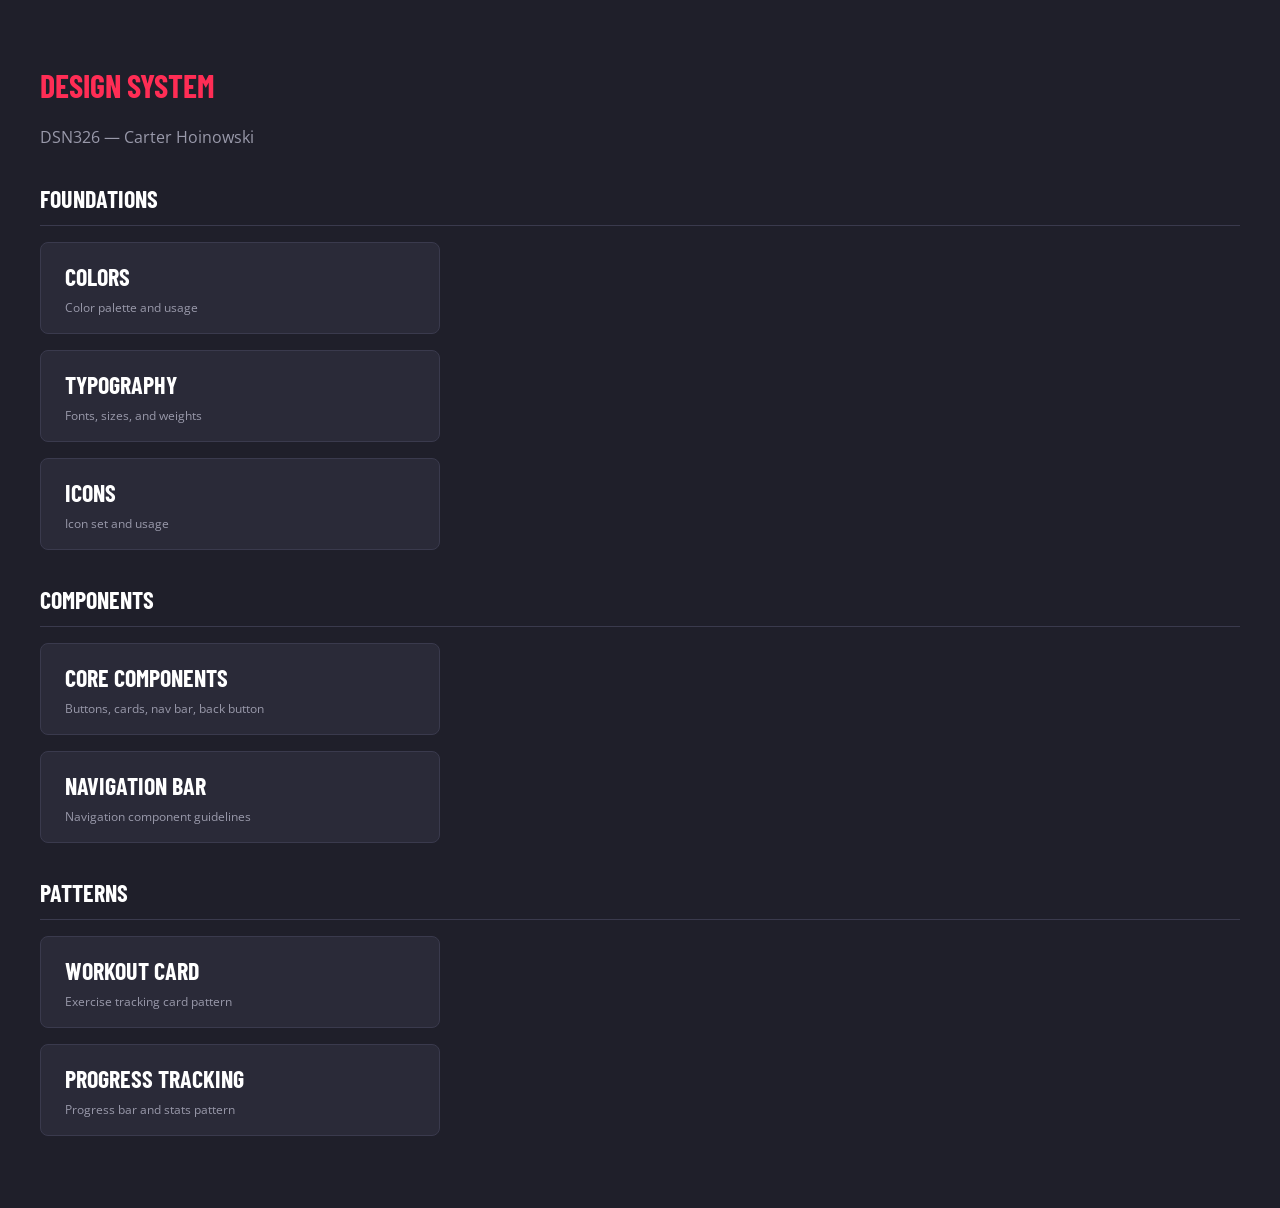
<file: index.html>
<!DOCTYPE html>
<html lang="en">
<head>
  <meta charset="UTF-8" />
  <meta name="viewport" content="width=device-width, initial-scale=1.0" />
  <link rel="preconnect" href="https://fonts.googleapis.com" />
  <link href="https://fonts.googleapis.com/css2?family=Barlow+Condensed:wght@700&family=Open+Sans:wght@400;700&display=swap" rel="stylesheet" />
  <link rel="stylesheet" href="tokens.css">
 
  <style>
    :root {
      --color-primary:              #FF2D55;
      --color-background-primary:   #1F1F2A;
      --color-background-secondary: #191923;
      --color-text-primary:         #FFFFFF;
      --color-card-bg:              #2A2A38;
      --color-card-border:          #3A3A4D;
      --color-text-muted:           #9999AA;
      --spacing-2:  8px;
      --spacing-4:  16px;
      --spacing-6:  24px;
      --spacing-8:  32px;
      --button-padding-sm: var(--spacing-2);
      --font-family-heading: 'Barlow Condensed', sans-serif;
      --font-family-body:    'Open Sans', sans-serif;
      --font-size-sm:   12px;
      --font-size-base: 16px;
      --font-size-xl:   24px;
      --font-size-2xl:  32px;
      --font-weight-bold: 700;
      --line-height-base: 1.5;
    }
 
    body {
      background-color: var(--color-background-primary);
      font-family: var(--font-family-body);
      font-size: var(--font-size-base);
      color: var(--color-text-primary);
      line-height: var(--line-height-base);
      padding: var(--spacing-8);
    }
 
    h1 {
      font-family: var(--font-family-heading);
      font-size: var(--font-size-2xl);
      font-weight: var(--font-weight-bold);
      text-transform: uppercase;
      color: var(--color-primary);
      margin-bottom: var(--spacing-2);
    }
 
    p {
      color: var(--color-text-muted);
      margin-bottom: var(--spacing-8);
    }
 
    h2 {
      font-family: var(--font-family-heading);
      font-size: var(--font-size-xl);
      font-weight: var(--font-weight-bold);
      text-transform: uppercase;
      border-bottom: 1px solid var(--color-card-border);
      padding-bottom: var(--spacing-2);
      margin-bottom: var(--spacing-4);
    }
 
    .links {
      display: flex;
      flex-direction: column;
      gap: var(--spacing-4);
      max-width: 400px;
    }
 
    .link-card {
      display: block;
      background-color: var(--color-card-bg);
      border: 1px solid var(--color-card-border);
      border-radius: 8px;
      padding: var(--spacing-4) var(--spacing-6);
      text-decoration: none;
      color: var(--color-text-primary);
      font-family: var(--font-family-heading);
      font-size: var(--font-size-xl);
      font-weight: var(--font-weight-bold);
      text-transform: uppercase;
      transition: border-color 150ms ease, background-color 150ms ease;
    }
 
    .link-card:hover {
      border-color: var(--color-primary);
      background-color: var(--color-background-secondary);
    }
 
    .link-card span {
      display: block;
      font-family: var(--font-family-body);
      font-size: var(--font-size-sm);
      font-weight: 400;
      text-transform: none;
      color: var(--color-text-muted);
      margin-top: 4px;
    }
 
    .section { margin-bottom: var(--spacing-8); }
  </style>
</head>
<body>
 
  <a href="index.html" style="text-decoration: none;"><h1>Design System</h1></a>
  <p>DSN326 — Carter Hoinowski</p>
 
  <div class="section">
    <h2>Foundations</h2>
    <div class="links">
      <a href="#" class="link-card">Colors <span>Color palette and usage</span></a>
      <a href="foundation-guidelines.html" class="link-card">Typography <span>Fonts, sizes, and weights</span></a>
      <a href="#" class="link-card">Icons <span>Icon set and usage</span></a>
    </div>
  </div>
 
  <div class="section">
    <h2>Components</h2>
    <div class="links">
      <a href="component-button.html" class="link-card">Core Components <span>Buttons, cards, nav bar, back button</span></a>
      <a href="component-guidelines.html" class="link-card">Navigation Bar <span>Navigation component guidelines</span></a>
    </div>
  </div>
 
  <div class="section">
    <h2>Patterns</h2>
    <div class="links">
      <a href="#" class="link-card">Workout Card <span>Exercise tracking card pattern</span></a>
      <a href="#" class="link-card">Progress Tracking <span>Progress bar and stats pattern</span></a>
    </div>
  </div>
 
</body>
</html>
</file>
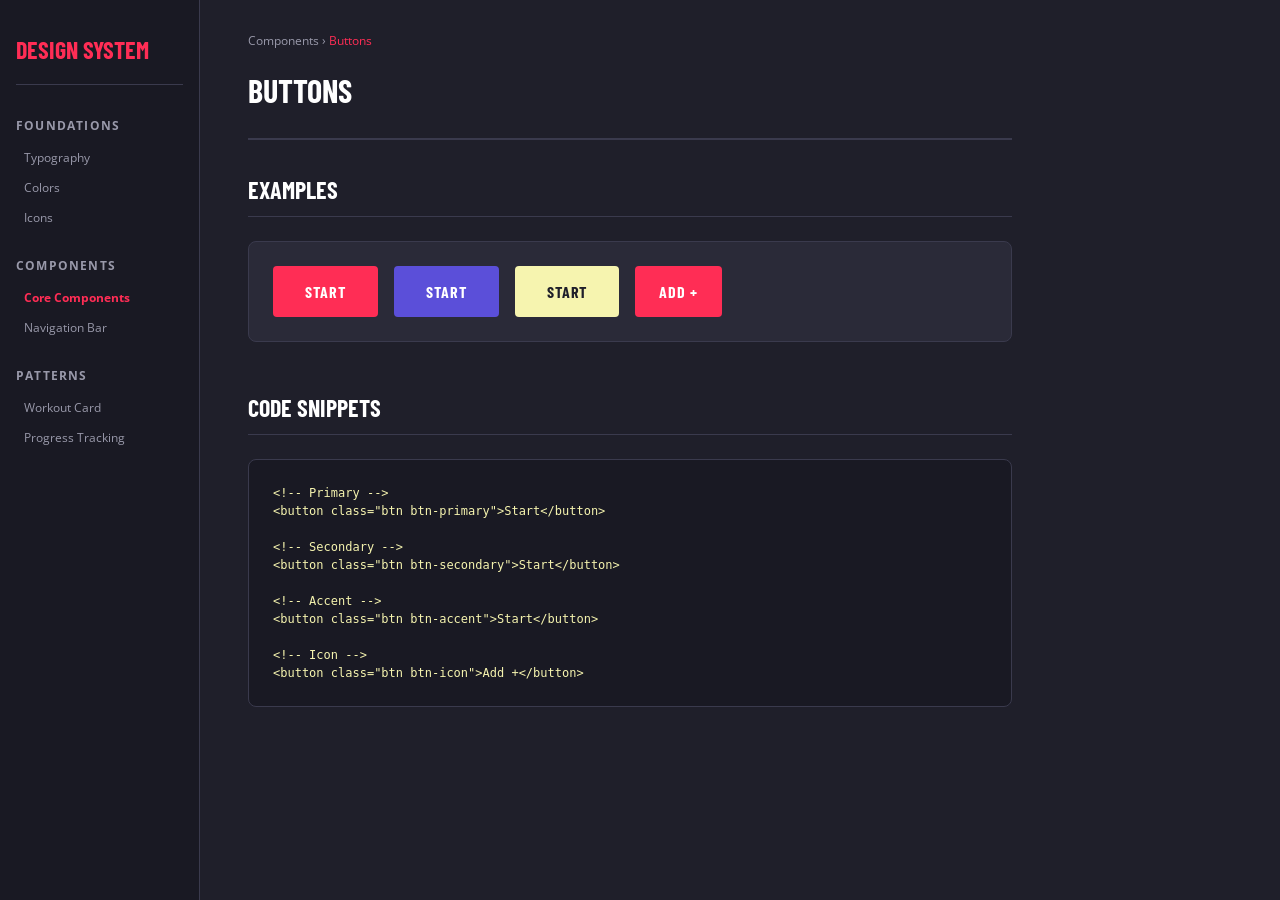
<file: component-button.html>
<!DOCTYPE html>
<html lang="en">
<head>
  <meta charset="UTF-8" />
  <meta name="viewport" content="width=device-width, initial-scale=1.0" />
  <title>Buttons — Design System</title>
  <link rel="preconnect" href="https://fonts.googleapis.com" />
  <link href="https://fonts.googleapis.com/css2?family=Barlow+Condensed:wght@700&family=Open+Sans:wght@400;700&display=swap" rel="stylesheet" />
  <link rel="stylesheet" href="tokens.css">
 
  <style>
    :root {
      --color-primary:              #FF2D55;
      --color-background-primary:   #1F1F2A;
      --color-background-secondary: #191923;
      --color-text-primary:         #FFFFFF;
      --color-progress-bar:         #F6F4AF;
      --color-secondary:     #5B4FD9;
      --color-accent:        #F6F4AF;
      --color-accent-text:   #1F1F2A;
      --color-card-bg:       #2A2A38;
      --color-card-border:   #3A3A4D;
      --color-text-muted:    #9999AA;
      --color-disabled-bg:   #3A3A4A;
      --color-disabled-text: #666677;
      --spacing-2:  8px;
      --spacing-4:  16px;
      --spacing-6:  24px;
      --spacing-8:  32px;
      --spacing-12: 48px;
      --button-padding-sm: var(--spacing-2);
      --button-padding-md: var(--spacing-4);
      --font-family-heading: 'Barlow Condensed', sans-serif;
      --font-family-body:    'Open Sans', sans-serif;
      --font-size-sm:   12px;
      --font-size-base: 16px;
      --font-size-lg:   20px;
      --font-size-xl:   24px;
      --font-size-2xl:  32px;
      --font-weight-reg:  400;
      --font-weight-bold: 700;
      --line-height-base: 1.5;
    }
 
    * { box-sizing: border-box; margin: 0; padding: 0; }
 
    body {
      background-color: var(--color-background-primary);
      font-family: var(--font-family-body);
      font-size: var(--font-size-base);
      color: var(--color-text-primary);
      line-height: var(--line-height-base);
    }
 
    a { text-decoration: none; color: inherit; }
 
    /* PAGE LAYOUT */
    .page {
      display: grid;
      grid-template-columns: 200px 1fr;
      min-height: 100vh;
    }
 
    /* SIDEBAR */
    .sidebar {
      background-color: var(--color-background-secondary);
      border-right: 1px solid var(--color-card-border);
      padding: var(--spacing-8) var(--spacing-4);
      position: sticky;
      top: 0;
      height: 100vh;
    }
 
    .sidebar__title {
      font-family: var(--font-family-heading);
      font-size: var(--font-size-xl);
      font-weight: var(--font-weight-bold);
      text-transform: uppercase;
      color: var(--color-primary);
      margin-bottom: var(--spacing-8);
      padding-bottom: var(--spacing-4);
      border-bottom: 1px solid var(--color-card-border);
    }
 
    .nav-section {
      font-size: var(--font-size-sm);
      font-weight: var(--font-weight-bold);
      text-transform: uppercase;
      letter-spacing: 0.1em;
      color: var(--color-text-muted);
      margin-top: var(--spacing-6);
      margin-bottom: var(--spacing-2);
    }
 
    .nav-link {
      display: block;
      padding: 6px var(--spacing-2);
      font-size: var(--font-size-sm);
      color: var(--color-text-muted);
      border-radius: 4px;
      transition: background-color 150ms ease, color 150ms ease;
    }
 
    .nav-link:hover { background-color: var(--color-card-bg); color: var(--color-text-primary); }
    .nav-link.active { color: var(--color-primary); font-weight: var(--font-weight-bold); }
 
    /* MAIN */
    .main {
      padding: var(--spacing-8) var(--spacing-12);
      max-width: 860px;
    }
 
    /* PAGE HEADER */
    .page-header {
      margin-bottom: var(--spacing-8);
      padding-bottom: var(--spacing-6);
      border-bottom: 2px solid var(--color-card-border);
    }
 
    .breadcrumb {
      font-size: var(--font-size-sm);
      color: var(--color-text-muted);
      margin-bottom: var(--spacing-4);
    }
 
    .breadcrumb span { color: var(--color-primary); }
 
    h1 {
      font-family: var(--font-family-heading);
      font-size: var(--font-size-2xl);
      font-weight: var(--font-weight-bold);
      text-transform: uppercase;
    }
 
    .content-section { margin-bottom: var(--spacing-12); }
 
    .content-section h2 {
      font-family: var(--font-family-heading);
      font-size: var(--font-size-xl);
      font-weight: var(--font-weight-bold);
      text-transform: uppercase;
      border-bottom: 1px solid var(--color-card-border);
      padding-bottom: var(--spacing-2);
      margin-bottom: var(--spacing-6);
    }
 
    .content-section p {
      font-size: var(--font-size-base);
      color: var(--color-text-muted);
      margin-bottom: var(--spacing-4);
    }
 
    .example-box {
      display: flex;
      flex-wrap: wrap;
      gap: var(--spacing-4);
      align-items: center;
      background-color: var(--color-card-bg);
      border: 1px solid var(--color-card-border);
      border-radius: 8px;
      padding: var(--spacing-6);
    }
 
    .code-block {
      background-color: var(--color-background-secondary);
      border: 1px solid var(--color-card-border);
      border-radius: 8px;
      padding: var(--spacing-6);
      font-family: monospace;
      font-size: var(--font-size-sm);
      color: var(--color-accent);
      white-space: pre;
      overflow-x: auto;
    }
 
    /* BUTTONS */
    .btn {
      font-family: var(--font-family-heading);
      font-size: var(--font-size-base);
      font-weight: var(--font-weight-bold);
      text-transform: uppercase;
      letter-spacing: 0.06em;
      padding: var(--button-padding-md) var(--spacing-8);
      border: none;
      border-radius: 4px;
      cursor: pointer;
      transition: background-color 150ms ease;
    }
 
    .btn-primary   { background-color: var(--color-primary);   color: var(--color-text-primary); }
    .btn-primary:hover { background-color: #e0183e; }
    .btn-secondary { background-color: var(--color-secondary); color: var(--color-text-primary); }
    .btn-secondary:hover { background-color: #4a3ec8; }
    .btn-accent    { background-color: var(--color-accent);    color: var(--color-accent-text); }
    .btn-accent:hover { background-color: #ede9a0; }
    .btn-icon      { background-color: var(--color-primary);   color: var(--color-text-primary); padding: var(--button-padding-md) var(--spacing-6); }
    .btn-icon:hover { background-color: #e0183e; }
 
    /* RESPONSIVE */
    @media (max-width: 700px) {
      .page { grid-template-columns: 1fr; }
      .sidebar { position: static; height: auto; border-right: none; border-bottom: 1px solid var(--color-card-border); }
      .main { padding: var(--spacing-6) var(--spacing-4); }
    }
  </style>
</head>
<body>
 
<div class="page">
 
  <!-- SIDEBAR -->
  <aside class="sidebar">
    <a href="index.html" style="text-decoration: none;"><div class="sidebar__title">Design System</div></a>
 
    <div class="nav-section">Foundations</div>
    <a href="foundation-guidelines.html" class="nav-link">Typography</a>
    <a href="#" class="nav-link">Colors</a>
    <a href="#" class="nav-link">Icons</a>
 
    <div class="nav-section">Components</div>
    <a href="component-button.html" class="nav-link active">Core Components</a>
    <a href="component-guidelines.html" class="nav-link">Navigation Bar</a>
 
    <div class="nav-section">Patterns</div>
    <a href="#" class="nav-link">Workout Card</a>
    <a href="#" class="nav-link">Progress Tracking</a>
  </aside>
 
  <!-- MAIN CONTENT -->
  <main class="main">
 
    <div class="page-header">
      <div class="breadcrumb">Components &rsaquo; <span>Buttons</span></div>
      <h1>Buttons</h1>
    </div>
 
    <div class="content-section" id="examples">
      <h2>Examples</h2>
      <div class="example-box">
        <button class="btn btn-primary">Start</button>
        <button class="btn btn-secondary">Start</button>
        <button class="btn btn-accent">Start</button>
        <button class="btn btn-icon">Add +</button>
      </div>
    </div>
 
    <div class="content-section" id="code">
      <h2>Code Snippets</h2>
      <div class="code-block">&lt;!-- Primary --&gt;
&lt;button class="btn btn-primary"&gt;Start&lt;/button&gt;
 
&lt;!-- Secondary --&gt;
&lt;button class="btn btn-secondary"&gt;Start&lt;/button&gt;
 
&lt;!-- Accent --&gt;
&lt;button class="btn btn-accent"&gt;Start&lt;/button&gt;
 
&lt;!-- Icon --&gt;
&lt;button class="btn btn-icon"&gt;Add +&lt;/button&gt;</div>
    </div>
 
  </main>
</div>
 
</body>
</html>
</file>
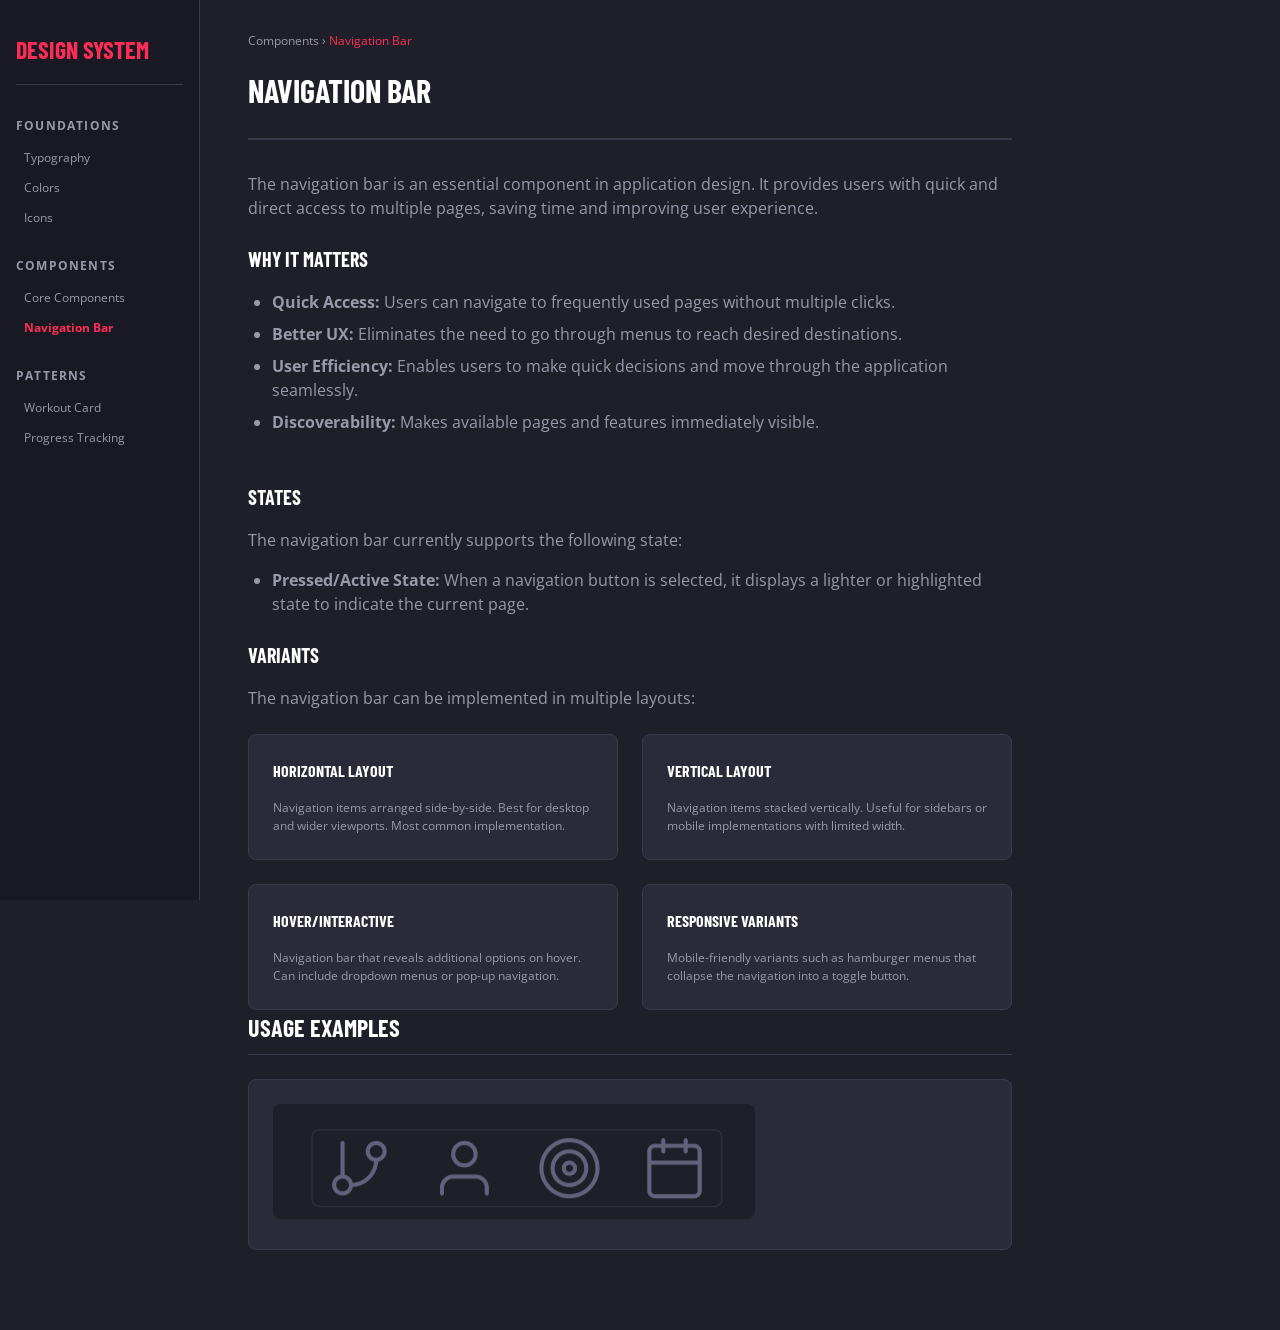
<file: component-guidelines.html>
<!DOCTYPE html>
<html lang="en">
<head>
  <meta charset="UTF-8" />
  <meta name="viewport" content="width=device-width, initial-scale=1.0" />
  <title>Navigation Bar — Design System</title>
  <link rel="preconnect" href="https://fonts.googleapis.com" />
  <link href="https://fonts.googleapis.com/css2?family=Barlow+Condensed:wght@700&family=Open+Sans:wght@400;700&display=swap" rel="stylesheet" />
  <link rel="stylesheet" href="tokens.css">
 
  <style>
    :root {
      --color-primary:              #FF2D55;
      --color-background-primary:   #1F1F2A;
      --color-background-secondary: #191923;
      --color-text-primary:         #FFFFFF;
      --color-progress-bar:         #F6F4AF;
      --color-secondary:     #5B4FD9;
      --color-accent:        #F6F4AF;
      --color-accent-text:   #1F1F2A;
      --color-card-bg:       #2A2A38;
      --color-card-border:   #3A3A4D;
      --color-text-muted:    #9999AA;
      --color-disabled-bg:   #3A3A4A;
      --color-disabled-text: #666677;
      --spacing-2:  8px;
      --spacing-4:  16px;
      --spacing-6:  24px;
      --spacing-8:  32px;
      --spacing-12: 48px;
      --button-padding-sm: var(--spacing-2);
      --button-padding-md: var(--spacing-4);
      --font-family-heading: 'Barlow Condensed', sans-serif;
      --font-family-body:    'Open Sans', sans-serif;
      --font-size-sm:   12px;
      --font-size-base: 16px;
      --font-size-lg:   20px;
      --font-size-xl:   24px;
      --font-size-2xl:  32px;
      --font-weight-reg:  400;
      --font-weight-bold: 700;
      --line-height-base: 1.5;
    }
 
    * { box-sizing: border-box; margin: 0; padding: 0; }
 
    body {
      background-color: var(--color-background-primary);
      font-family: var(--font-family-body);
      font-size: var(--font-size-base);
      color: var(--color-text-primary);
      line-height: var(--line-height-base);
    }
 
    a { text-decoration: none; color: inherit; }
 
    /* PAGE LAYOUT */
    .page {
      display: grid;
      grid-template-columns: 200px 1fr;
      min-height: 100vh;
    }
 
    /* SIDEBAR */
    .sidebar {
      background-color: var(--color-background-secondary);
      border-right: 1px solid var(--color-card-border);
      padding: var(--spacing-8) var(--spacing-4);
      position: sticky;
      top: 0;
      height: 100vh;
    }
 
    .sidebar__title {
      font-family: var(--font-family-heading);
      font-size: var(--font-size-xl);
      font-weight: var(--font-weight-bold);
      text-transform: uppercase;
      color: var(--color-primary);
      margin-bottom: var(--spacing-8);
      padding-bottom: var(--spacing-4);
      border-bottom: 1px solid var(--color-card-border);
    }
 
    .nav-section {
      font-size: var(--font-size-sm);
      font-weight: var(--font-weight-bold);
      text-transform: uppercase;
      letter-spacing: 0.1em;
      color: var(--color-text-muted);
      margin-top: var(--spacing-6);
      margin-bottom: var(--spacing-2);
    }
 
    .nav-link {
      display: block;
      padding: 6px var(--spacing-2);
      font-size: var(--font-size-sm);
      color: var(--color-text-muted);
      border-radius: 4px;
      transition: background-color 150ms ease, color 150ms ease;
    }
 
    .nav-link:hover { background-color: var(--color-card-bg); color: var(--color-text-primary); }
    .nav-link.active { color: var(--color-primary); font-weight: var(--font-weight-bold); }
 
    /* MAIN */
    .main {
      padding: var(--spacing-8) var(--spacing-12);
      max-width: 860px;
    }
 
    /* PAGE HEADER */
    .page-header {
      margin-bottom: var(--spacing-8);
      padding-bottom: var(--spacing-6);
      border-bottom: 2px solid var(--color-card-border);
    }
 
    .breadcrumb {
      font-size: var(--font-size-sm);
      color: var(--color-text-muted);
      margin-bottom: var(--spacing-4);
    }
 
    .breadcrumb span { color: var(--color-primary); }
 
    h1 {
      font-family: var(--font-family-heading);
      font-size: var(--font-size-2xl);
      font-weight: var(--font-weight-bold);
      text-transform: uppercase;
    }
 
    .content-section { margin-bottom: var(--spacing-12); }
 
    .content-section h2 {
      font-family: var(--font-family-heading);
      font-size: var(--font-size-xl);
      font-weight: var(--font-weight-bold);
      text-transform: uppercase;
      border-bottom: 1px solid var(--color-card-border);
      padding-bottom: var(--spacing-2);
      margin-bottom: var(--spacing-6);
    }
 
    .content-section h3 {
      font-family: var(--font-family-heading);
      font-size: var(--font-size-lg);
      font-weight: var(--font-weight-bold);
      text-transform: uppercase;
      margin-top: var(--spacing-6);
      margin-bottom: var(--spacing-4);
    }
 
    .content-section h4 {
      font-family: var(--font-family-heading);
      font-size: var(--font-size-base);
      font-weight: var(--font-weight-bold);
      text-transform: uppercase;
      margin-top: var(--spacing-4);
      margin-bottom: var(--spacing-2);
    }
 
    .content-section p {
      font-size: var(--font-size-base);
      color: var(--color-text-muted);
      margin-bottom: var(--spacing-4);
    }
 
    .content-section ul {
      margin-left: var(--spacing-6);
      margin-bottom: var(--spacing-4);
      color: var(--color-text-muted);
    }
 
    .content-section li {
      margin-bottom: var(--spacing-2);
    }
 
    .variants-grid {
      display: grid;
      grid-template-columns: 1fr 1fr;
      gap: var(--spacing-6);
      margin-top: var(--spacing-6);
    }
 
    .variant-card {
      background-color: var(--color-card-bg);
      border: 1px solid var(--color-card-border);
      border-radius: 8px;
      padding: var(--spacing-6);
    }
 
    .variant-card h4 {
      margin-top: 0;
      margin-bottom: var(--spacing-4);
    }
 
    .variant-card p {
      font-size: var(--font-size-sm);
      margin-bottom: 0;
    }
 
    .example-box {
      background-color: var(--color-card-bg);
      border: 1px solid var(--color-card-border);
      border-radius: 8px;
      padding: var(--spacing-6);
      margin-top: var(--spacing-6);
    }
 
    .placeholder-image {
      background-color: var(--color-background-secondary);
      border: 2px dashed var(--color-card-border);
      padding: var(--spacing-8);
      text-align: center;
      border-radius: 8px;
      color: var(--color-text-muted);
      font-size: var(--font-size-sm);
      min-height: 200px;
      display: flex;
      align-items: center;
      justify-content: center;
    }
 
    /* RESPONSIVE */
    @media (max-width: 700px) {
      .page { grid-template-columns: 1fr; }
      .sidebar { position: static; height: auto; border-right: none; border-bottom: 1px solid var(--color-card-border); }
      .main { padding: var(--spacing-6) var(--spacing-4); }
      .variants-grid { grid-template-columns: 1fr; }
    }
  </style>
</head>
<body>
 
<div class="page">
 
  <!-- SIDEBAR -->
  <aside class="sidebar">
    <a href="index.html" style="text-decoration: none;"><div class="sidebar__title">Design System</div></a>
 
    <div class="nav-section">Foundations</div>
    <a href="foundation-guidelines.html" class="nav-link">Typography</a>
    <a href="#" class="nav-link">Colors</a>
    <a href="#" class="nav-link">Icons</a>
 
    <div class="nav-section">Components</div>
    <a href="component-button.html" class="nav-link">Core Components</a>
    <a href="component-guidelines.html" class="nav-link active">Navigation Bar</a>
 
    <div class="nav-section">Patterns</div>
    <a href="#" class="nav-link">Workout Card</a>
    <a href="#" class="nav-link">Progress Tracking</a>
  </aside>
 
  <!-- MAIN CONTENT -->
  <main class="main">
 
    <div class="page-header">
      <div class="breadcrumb">Components &rsaquo; <span>Navigation Bar</span></div>
      <h1>Navigation Bar</h1>
    </div>
 
    <div class="content-section" id="overview">
      <p>The navigation bar is an essential component in application design. It provides users with quick and direct access to multiple pages, saving time and improving user experience.</p>
 
      <h3>Why it Matters</h3>
      <ul>
        <li><strong>Quick Access:</strong> Users can navigate to frequently used pages without multiple clicks.</li>
        <li><strong>Better UX:</strong> Eliminates the need to go through menus to reach desired destinations.</li>
        <li><strong>User Efficiency:</strong> Enables users to make quick decisions and move through the application seamlessly.</li>
        <li><strong>Discoverability:</strong> Makes available pages and features immediately visible.</li>
      </ul>
    </div>
 
    <div class="content-section" id="states">
 
      <h3>States</h3>
      <p>The navigation bar currently supports the following state:</p>
      <ul>
        <li><strong>Pressed/Active State:</strong> When a navigation button is selected, it displays a lighter or highlighted state to indicate the current page.</li>
      </ul>
 
      <h3>Variants</h3>
      <p>The navigation bar can be implemented in multiple layouts:</p>
 
      <div class="variants-grid">
        <div class="variant-card">
          <h4>Horizontal Layout</h4>
          <p>Navigation items arranged side-by-side. Best for desktop and wider viewports. Most common implementation.</p>
        </div>
 
        <div class="variant-card">
          <h4>Vertical Layout</h4>
          <p>Navigation items stacked vertically. Useful for sidebars or mobile implementations with limited width.</p>
        </div>
 
        <div class="variant-card">
          <h4>Hover/Interactive</h4>
          <p>Navigation bar that reveals additional options on hover. Can include dropdown menus or pop-up navigation.</p>
        </div>
 
        <div class="variant-card">
          <h4>Responsive Variants</h4>
          <p>Mobile-friendly variants such as hamburger menus that collapse the navigation into a toggle button.</p>
        </div>
    </div>
 
<div class="content-section" id="examples">
  <h2>Usage Examples</h2>
  <div class="example-box">
    <img src="navex.png" alt="Navigation bar examples" style="max-width: 100%; height: auto; border-radius: 8px;">
  </div>
</div>
 
  </main>
</div>
 
</body>
</html>
</file>
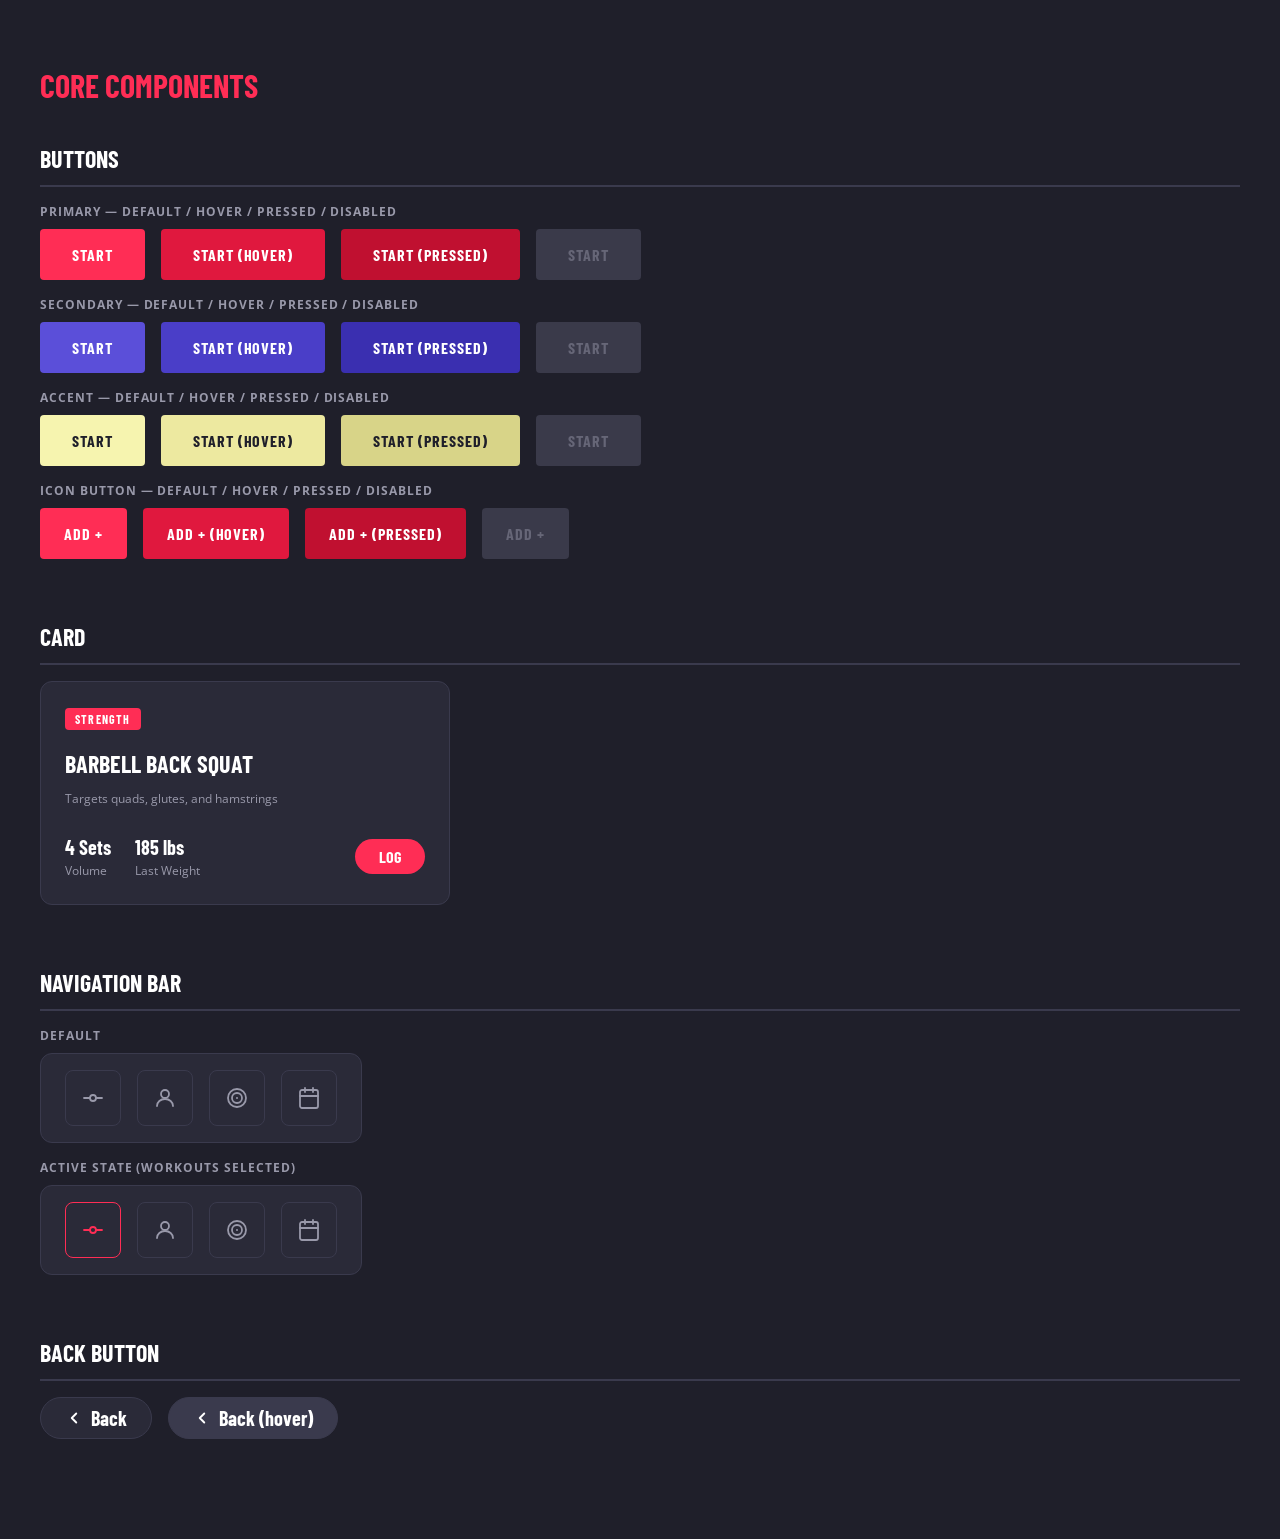
<file: core-components.html>
<!DOCTYPE html>
<html lang="en">
<head>
  <meta charset="UTF-8" />
  <meta name="viewport" content="width=device-width, initial-scale=1.0" />
  <title>Core Components</title>
  <link rel="preconnect" href="https://fonts.googleapis.com" />
  <link href="https://fonts.googleapis.com/css2?family=Barlow+Condensed:wght@700&family=Open+Sans:wght@400;700&display=swap" rel="stylesheet" />
  <link rel="stylesheet" href="tokens.css">

  <style>
    
    :root {
      /* Colors */
      --color-primary:              #FF2D55;
      --color-background-primary:   #1F1F2A;
      --color-background-secondary: #191923;
      --color-text-primary:         #FFFFFF;
      --color-progress-bar:         #F6F4AF;
 
      /* Extra tokens for components */
      --color-secondary:     #5B4FD9;
      --color-accent:        #F6F4AF;
      --color-accent-text:   #1F1F2A;
      --color-card-bg:       #2A2A38;
      --color-card-border:   #3A3A4D;
      --color-text-muted:    #9999AA;
      --color-disabled-bg:   #3A3A4A;
      --color-disabled-text: #666677;
 
      /* Spacing */
      --spacing-2:  8px;
      --spacing-4:  16px;
      --spacing-6:  24px;
      --spacing-8:  32px;
 
      /* Padding */
      --button-padding-sm: var(--spacing-2);
      --button-padding-md: var(--spacing-4);
 
      /* Typography */
      --font-family-heading: 'Barlow Condensed', sans-serif;
      --font-family-body:    'Open Sans', sans-serif;
      --font-size-sm:   12px;
      --font-size-base: 16px;
      --font-size-lg:   20px;
      --font-size-xl:   24px;
      --font-size-2xl:  32px;
      --font-weight-reg:  400;
      --font-weight-bold: 700;
      --line-height-base: 1.5;
    }
 
    /* =============================================
       BASE
    ============================================= */
    body {
      background-color: var(--color-background-primary);
      font-family: var(--font-family-body);
      font-size: var(--font-size-base);
      color: var(--color-text-primary);
      line-height: var(--line-height-base);
      padding: var(--spacing-8);
    }
 
    h1 {
      font-family: var(--font-family-heading);
      font-size: var(--font-size-2xl);
      font-weight: var(--font-weight-bold);
      text-transform: uppercase;
      color: var(--color-primary);
      margin-bottom: var(--spacing-8);
    }
 
    h2 {
      font-family: var(--font-family-heading);
      font-size: var(--font-size-xl);
      font-weight: var(--font-weight-bold);
      text-transform: uppercase;
      border-bottom: 2px solid var(--color-card-border);
      padding-bottom: var(--spacing-2);
      margin-bottom: var(--spacing-4);
    }
 
    h3 {
      font-size: var(--font-size-sm);
      font-weight: var(--font-weight-bold);
      color: var(--color-text-muted);
      text-transform: uppercase;
      letter-spacing: 0.08em;
      margin-bottom: var(--spacing-2);
    }
 
    .section { margin-bottom: 60px; }
 
    .row {
      display: flex;
      flex-wrap: wrap;
      gap: var(--spacing-4);
      align-items: center;
      margin-bottom: var(--spacing-4);
    }
 
 
    /* =============================================
       BUTTONS
       4 types: primary, secondary, accent, icon
       4 states: default, hover, pressed, disabled
    ============================================= */
 
    /* Base — shared by all button types */
    .btn {
      font-family: var(--font-family-heading);
      font-size: var(--font-size-base);
      font-weight: var(--font-weight-bold);
      text-transform: uppercase;
      letter-spacing: 0.06em;
      padding: var(--button-padding-md) var(--spacing-8);
      border: none;
      border-radius: 4px;
      cursor: pointer;
      transition: background-color 150ms ease;
    }
 
    /* Primary — uses --color-primary */
    .btn-primary            { background-color: var(--color-primary); color: var(--color-text-primary); }
    .btn-primary:hover      { background-color: #e0183e; }
    .btn-primary.pressed    { background-color: #c01030; }
    .btn-primary:disabled   { background-color: var(--color-disabled-bg); color: var(--color-disabled-text); cursor: not-allowed; }
 
    /* Secondary — uses --color-secondary */
    .btn-secondary          { background-color: var(--color-secondary); color: var(--color-text-primary); }
    .btn-secondary:hover    { background-color: #4a3ec8; }
    .btn-secondary.pressed  { background-color: #3a2fb0; }
    .btn-secondary:disabled { background-color: var(--color-disabled-bg); color: var(--color-disabled-text); cursor: not-allowed; }
 
    /* Accent — uses --color-accent (yellow) with dark text */
    .btn-accent             { background-color: var(--color-accent); color: var(--color-accent-text); }
    .btn-accent:hover       { background-color: #ede9a0; }
    .btn-accent.pressed     { background-color: #d8d488; }
    .btn-accent:disabled    { background-color: var(--color-disabled-bg); color: var(--color-disabled-text); cursor: not-allowed; }
 
    /* Icon button — same red as primary, slightly less padding */
    .btn-icon               { background-color: var(--color-primary); color: var(--color-text-primary); padding: var(--button-padding-md) var(--spacing-6); }
    .btn-icon:hover         { background-color: #e0183e; }
    .btn-icon.pressed       { background-color: #c01030; }
    .btn-icon:disabled      { background-color: var(--color-disabled-bg); color: var(--color-disabled-text); cursor: not-allowed; }
 
 
    /* =============================================
       CARD
    ============================================= */
    .card {
      background-color: var(--color-card-bg);
      border: 1px solid var(--color-card-border);
      border-radius: 12px;
      padding: var(--spacing-6);
      max-width: 360px;
    }
 
    /* Workout type tag — uses --color-primary */
    .card-tag {
      display: inline-block;
      background-color: var(--color-primary);
      color: var(--color-text-primary);
      font-family: var(--font-family-heading);
      font-size: var(--font-size-sm);
      font-weight: var(--font-weight-bold);
      text-transform: uppercase;
      letter-spacing: 0.1em;
      padding: 2px 10px;
      border-radius: 4px;
      margin-bottom: var(--spacing-4);
    }
 
    .card-title {
      font-family: var(--font-family-heading);
      font-size: var(--font-size-xl);
      font-weight: var(--font-weight-bold);
      text-transform: uppercase;
      margin-bottom: var(--spacing-2);
    }
 
    /* Description uses --color-text-muted */
    .card-desc {
      font-size: var(--font-size-sm);
      color: var(--color-text-muted);
      margin-bottom: var(--spacing-6);
    }
 
    /* Stats row: values on left, button on right */
    .card-footer {
      display: flex;
      align-items: center;
      gap: var(--spacing-6);
    }
 
    .card-stat-value {
      font-family: var(--font-family-heading);
      font-size: var(--font-size-lg);
      font-weight: var(--font-weight-bold);
    }
 
    .card-stat-label {
      font-size: var(--font-size-sm);
      color: var(--color-text-muted);
    }
 
    .card-footer .btn-pill { margin-left: auto; }
 
    /* Pill button inside card — uses --color-primary */
    .btn-pill {
      background-color: var(--color-primary);
      color: var(--color-text-primary);
      font-family: var(--font-family-heading);
      font-size: var(--font-size-base);
      font-weight: var(--font-weight-bold);
      text-transform: uppercase;
      padding: var(--button-padding-sm) var(--spacing-6);
      border: none;
      border-radius: 9999px;
      cursor: pointer;
    }
    .btn-pill:hover { background-color: #e0183e; }
 
 
    /* =============================================
       NAVIGATION BAR
    ============================================= */
    .nav-bar {
      background-color: var(--color-card-bg);
      border: 1px solid var(--color-card-border);
      border-radius: 12px;
      padding: var(--spacing-4) var(--spacing-6);
      display: flex;
      gap: var(--spacing-4);
      width: fit-content;
      margin-bottom: var(--spacing-4);
    }
 
    /* Each icon slot */
    .nav-btn {
      width: 56px;
      height: 56px;
      background: transparent;
      border: 1px solid var(--color-card-border);
      border-radius: 8px;
      color: var(--color-text-muted);
      cursor: pointer;
      display: flex;
      align-items: center;
      justify-content: center;
      transition: background-color 200ms ease, color 200ms ease;
    }
    .nav-btn:hover  { background-color: var(--color-card-border); color: var(--color-text-primary); }
    /* Active: --color-primary border and icon color */
    .nav-btn.active { border-color: var(--color-primary); color: var(--color-primary); }
 
    .nav-btn svg {
      width: 24px;
      height: 24px;
      stroke: currentColor;
      fill: none;
      stroke-width: 1.8;
      stroke-linecap: round;
      stroke-linejoin: round;
    }
 
 
    /* =============================================
       BACK BUTTON
    ============================================= */
    .btn-back {
      display: inline-flex;
      align-items: center;
      gap: var(--spacing-2);
      background-color: var(--color-card-bg);
      border: 1px solid var(--color-card-border);
      border-radius: 9999px;
      padding: var(--button-padding-sm) var(--spacing-6);
      font-family: var(--font-family-heading);
      font-size: var(--font-size-lg);
      font-weight: var(--font-weight-bold);
      color: var(--color-text-primary);
      cursor: pointer;
      transition: background-color 200ms ease;
    }
    .btn-back:hover { background-color: var(--color-card-border); }
 
    .btn-back svg {
      width: 18px;
      height: 18px;
      stroke: currentColor;
      fill: none;
      stroke-width: 2.5;
      stroke-linecap: round;
      stroke-linejoin: round;
    }
 
  </style>
</head>
<body>
 
  <h1>Core Components</h1>
 
 
  <!-- =============================================
       SECTION 1: BUTTONS
  ============================================= -->
  <div class="section" id="buttons">
    <h2>Buttons</h2>
 
    <h3>Primary — Default / Hover / Pressed / Disabled</h3>
    <div class="row">
      <button class="btn btn-primary">Start</button>
      <button class="btn btn-primary" style="background-color:#e0183e;">Start (hover)</button>
      <button class="btn btn-primary pressed">Start (pressed)</button>
      <button class="btn btn-primary" disabled>Start</button>
    </div>
 
    <h3>Secondary — Default / Hover / Pressed / Disabled</h3>
    <div class="row">
      <button class="btn btn-secondary">Start</button>
      <button class="btn btn-secondary" style="background-color:#4a3ec8;">Start (hover)</button>
      <button class="btn btn-secondary pressed">Start (pressed)</button>
      <button class="btn btn-secondary" disabled>Start</button>
    </div>
 
    <h3>Accent — Default / Hover / Pressed / Disabled</h3>
    <div class="row">
      <button class="btn btn-accent">Start</button>
      <button class="btn btn-accent" style="background-color:#ede9a0;">Start (hover)</button>
      <button class="btn btn-accent pressed">Start (pressed)</button>
      <button class="btn btn-accent" disabled>Start</button>
    </div>
 
    <h3>Icon Button — Default / Hover / Pressed / Disabled</h3>
    <div class="row">
      <button class="btn btn-icon">Add +</button>
      <button class="btn btn-icon" style="background-color:#e0183e;">Add + (hover)</button>
      <button class="btn btn-icon pressed">Add + (pressed)</button>
      <button class="btn btn-icon" disabled>Add +</button>
    </div>
  </div>
 
 
  <!-- =============================================
       SECTION 2: CARD
  ============================================= -->
  <div class="section" id="cards">
    <h2>Card</h2>
 
    <div class="card">
      <!-- Tag uses --color-primary -->
      <span class="card-tag">Strength</span>
 
      <!-- Title uses --font-family-heading -->
      <div class="card-title">Barbell Back Squat</div>
 
      <!-- Description uses --color-text-muted -->
      <div class="card-desc">Targets quads, glutes, and hamstrings</div>
 
      <!-- Footer: stats + pill button -->
      <div class="card-footer">
        <div>
          <div class="card-stat-value">4 Sets</div>
          <div class="card-stat-label">Volume</div>
        </div>
        <div>
          <div class="card-stat-value">185 lbs</div>
          <div class="card-stat-label">Last Weight</div>
        </div>
        <!-- Pill button uses --color-primary and border-radius 9999px -->
        <button class="btn-pill">Log</button>
      </div>
    </div>
  </div>
 
 
  <!-- =============================================
       SECTION 3: NAVIGATION BAR
  ============================================= -->
  <div class="section" id="navbar">
    <h2>Navigation Bar</h2>
 
    <h3>Default</h3>
    <nav class="nav-bar">
      <button class="nav-btn" aria-label="Workouts">
        <svg viewBox="0 0 24 24"><circle cx="12" cy="12" r="3"/><line x1="3" y1="12" x2="9" y2="12"/><line x1="15" y1="12" x2="21" y2="12"/></svg>
      </button>
      <button class="nav-btn" aria-label="Profile">
        <svg viewBox="0 0 24 24"><circle cx="12" cy="8" r="4"/><path d="M4 20c0-4 3.6-7 8-7s8 3 8 7"/></svg>
      </button>
      <button class="nav-btn" aria-label="Goals">
        <svg viewBox="0 0 24 24"><circle cx="12" cy="12" r="9"/><circle cx="12" cy="12" r="5"/><circle cx="12" cy="12" r="1" fill="currentColor" stroke="none"/></svg>
      </button>
      <button class="nav-btn" aria-label="Schedule">
        <svg viewBox="0 0 24 24"><rect x="3" y="4" width="18" height="18" rx="2"/><line x1="16" y1="2" x2="16" y2="6"/><line x1="8" y1="2" x2="8" y2="6"/><line x1="3" y1="10" x2="21" y2="10"/></svg>
      </button>
    </nav>
 
    <!-- .active class gives --color-primary border and icon color -->
    <h3>Active State (Workouts selected)</h3>
    <nav class="nav-bar">
      <button class="nav-btn active" aria-label="Workouts">
        <svg viewBox="0 0 24 24"><circle cx="12" cy="12" r="3"/><line x1="3" y1="12" x2="9" y2="12"/><line x1="15" y1="12" x2="21" y2="12"/></svg>
      </button>
      <button class="nav-btn" aria-label="Profile">
        <svg viewBox="0 0 24 24"><circle cx="12" cy="8" r="4"/><path d="M4 20c0-4 3.6-7 8-7s8 3 8 7"/></svg>
      </button>
      <button class="nav-btn" aria-label="Goals">
        <svg viewBox="0 0 24 24"><circle cx="12" cy="12" r="9"/><circle cx="12" cy="12" r="5"/><circle cx="12" cy="12" r="1" fill="currentColor" stroke="none"/></svg>
      </button>
      <button class="nav-btn" aria-label="Schedule">
        <svg viewBox="0 0 24 24"><rect x="3" y="4" width="18" height="18" rx="2"/><line x1="16" y1="2" x2="16" y2="6"/><line x1="8" y1="2" x2="8" y2="6"/><line x1="3" y1="10" x2="21" y2="10"/></svg>
      </button>
    </nav>
  </div>
 
 
  <!-- =============================================
       SECTION 4: BACK BUTTON
  ============================================= -->
  <div class="section" id="back-button">
    <h2>Back Button</h2>
 
    <div class="row">
      <!-- Default -->
      <button class="btn-back">
        <svg viewBox="0 0 24 24"><polyline points="15 18 9 12 15 6"/></svg>
        Back
      </button>
 
      <!-- Hover shown with inline style -->
      <button class="btn-back" style="background-color: var(--color-card-border);">
        <svg viewBox="0 0 24 24"><polyline points="15 18 9 12 15 6"/></svg>
        Back (hover)
      </button>
    </div>
  </div>
 
 
</body>
</html>
</file>
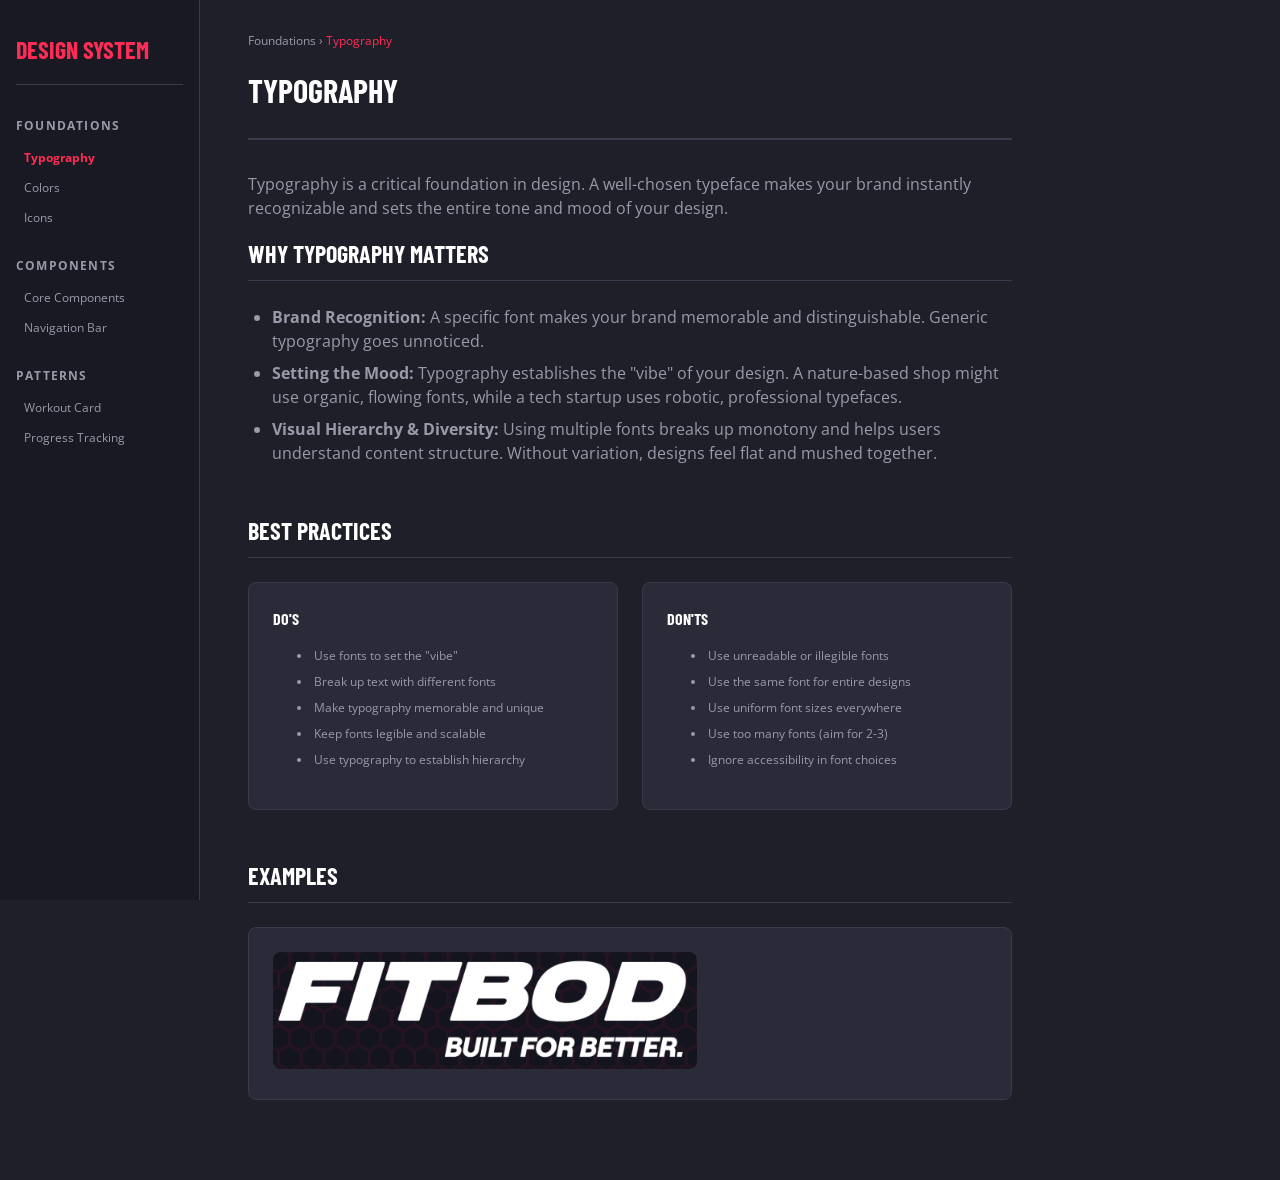
<file: foundation-guidelines.html>
<!DOCTYPE html>
<html lang="en">
<head>
  <meta charset="UTF-8" />
  <meta name="viewport" content="width=device-width, initial-scale=1.0" />
  <title>Typography — Design System</title>
  <link rel="preconnect" href="https://fonts.googleapis.com" />
  <link href="https://fonts.googleapis.com/css2?family=Barlow+Condensed:wght@700&family=Open+Sans:wght@400;700&display=swap" rel="stylesheet" />
  <link rel="stylesheet" href="tokens.css">
 
  <style>
    :root {
      --color-primary:              #FF2D55;
      --color-background-primary:   #1F1F2A;
      --color-background-secondary: #191923;
      --color-text-primary:         #FFFFFF;
      --color-progress-bar:         #F6F4AF;
      --color-secondary:     #5B4FD9;
      --color-accent:        #F6F4AF;
      --color-accent-text:   #1F1F2A;
      --color-card-bg:       #2A2A38;
      --color-card-border:   #3A3A4D;
      --color-text-muted:    #9999AA;
      --color-disabled-bg:   #3A3A4A;
      --color-disabled-text: #666677;
      --spacing-2:  8px;
      --spacing-4:  16px;
      --spacing-6:  24px;
      --spacing-8:  32px;
      --spacing-12: 48px;
      --button-padding-sm: var(--spacing-2);
      --button-padding-md: var(--spacing-4);
      --font-family-heading: 'Barlow Condensed', sans-serif;
      --font-family-body:    'Open Sans', sans-serif;
      --font-size-sm:   12px;
      --font-size-base: 16px;
      --font-size-lg:   20px;
      --font-size-xl:   24px;
      --font-size-2xl:  32px;
      --font-weight-reg:  400;
      --font-weight-bold: 700;
      --line-height-base: 1.5;
    }
 
    * { box-sizing: border-box; margin: 0; padding: 0; }
 
    body {
      background-color: var(--color-background-primary);
      font-family: var(--font-family-body);
      font-size: var(--font-size-base);
      color: var(--color-text-primary);
      line-height: var(--line-height-base);
    }
 
    a { text-decoration: none; color: inherit; }
 
    /* PAGE LAYOUT */
    .page {
      display: grid;
      grid-template-columns: 200px 1fr;
      min-height: 100vh;
    }
 
    /* SIDEBAR */
    .sidebar {
      background-color: var(--color-background-secondary);
      border-right: 1px solid var(--color-card-border);
      padding: var(--spacing-8) var(--spacing-4);
      position: sticky;
      top: 0;
      height: 100vh;
    }
 
    .sidebar__title {
      font-family: var(--font-family-heading);
      font-size: var(--font-size-xl);
      font-weight: var(--font-weight-bold);
      text-transform: uppercase;
      color: var(--color-primary);
      margin-bottom: var(--spacing-8);
      padding-bottom: var(--spacing-4);
      border-bottom: 1px solid var(--color-card-border);
    }
 
    .nav-section {
      font-size: var(--font-size-sm);
      font-weight: var(--font-weight-bold);
      text-transform: uppercase;
      letter-spacing: 0.1em;
      color: var(--color-text-muted);
      margin-top: var(--spacing-6);
      margin-bottom: var(--spacing-2);
    }
 
    .nav-link {
      display: block;
      padding: 6px var(--spacing-2);
      font-size: var(--font-size-sm);
      color: var(--color-text-muted);
      border-radius: 4px;
      transition: background-color 150ms ease, color 150ms ease;
    }
 
    .nav-link:hover { background-color: var(--color-card-bg); color: var(--color-text-primary); }
    .nav-link.active { color: var(--color-primary); font-weight: var(--font-weight-bold); }
 
    /* MAIN */
    .main {
      padding: var(--spacing-8) var(--spacing-12);
      max-width: 860px;
    }
 
    /* PAGE HEADER */
    .page-header {
      margin-bottom: var(--spacing-8);
      padding-bottom: var(--spacing-6);
      border-bottom: 2px solid var(--color-card-border);
    }
 
    .breadcrumb {
      font-size: var(--font-size-sm);
      color: var(--color-text-muted);
      margin-bottom: var(--spacing-4);
    }
 
    .breadcrumb span { color: var(--color-primary); }
 
    h1 {
      font-family: var(--font-family-heading);
      font-size: var(--font-size-2xl);
      font-weight: var(--font-weight-bold);
      text-transform: uppercase;
    }
 
    .content-section { margin-bottom: var(--spacing-12); }
 
    .content-section h2 {
      font-family: var(--font-family-heading);
      font-size: var(--font-size-xl);
      font-weight: var(--font-weight-bold);
      text-transform: uppercase;
      border-bottom: 1px solid var(--color-card-border);
      padding-bottom: var(--spacing-2);
      margin-bottom: var(--spacing-6);
    }
 
    .content-section h3 {
      font-family: var(--font-family-heading);
      font-size: var(--font-size-lg);
      font-weight: var(--font-weight-bold);
      text-transform: uppercase;
      margin-top: var(--spacing-6);
      margin-bottom: var(--spacing-4);
    }
 
    .content-section p {
      font-size: var(--font-size-base);
      color: var(--color-text-muted);
      margin-bottom: var(--spacing-4);
    }
 
    .content-section ul {
      margin-left: var(--spacing-6);
      margin-bottom: var(--spacing-4);
      color: var(--color-text-muted);
    }
 
    .content-section li {
      margin-bottom: var(--spacing-2);
    }
 
    .best-practices {
      display: grid;
      grid-template-columns: 1fr 1fr;
      gap: var(--spacing-6);
      margin-top: var(--spacing-6);
    }
 
    .practice-box {
      background-color: var(--color-card-bg);
      border: 1px solid var(--color-card-border);
      border-radius: 8px;
      padding: var(--spacing-6);
    }
 
    .practice-box h4 {
      font-family: var(--font-family-heading);
      font-size: var(--font-size-base);
      font-weight: var(--font-weight-bold);
      text-transform: uppercase;
      margin-bottom: var(--spacing-4);
      color: var(--color-text-primary);
    }
 
    .practice-box ul {
      list-style-position: inside;
      font-size: var(--font-size-sm);
    }
 
    .practice-box li {
      margin-bottom: var(--spacing-2);
    }
 
    .example-box {
      background-color: var(--color-card-bg);
      border: 1px solid var(--color-card-border);
      border-radius: 8px;
      padding: var(--spacing-6);
      margin-top: var(--spacing-6);
    }
 
    .placeholder-image {
      background-color: var(--color-background-secondary);
      border: 2px dashed var(--color-card-border);
      padding: var(--spacing-8);
      text-align: center;
      border-radius: 8px;
      color: var(--color-text-muted);
      font-size: var(--font-size-sm);
      min-height: 200px;
      display: flex;
      align-items: center;
      justify-content: center;
    }
 
    /* RESPONSIVE */
    @media (max-width: 700px) {
      .page { grid-template-columns: 1fr; }
      .sidebar { position: static; height: auto; border-right: none; border-bottom: 1px solid var(--color-card-border); }
      .main { padding: var(--spacing-6) var(--spacing-4); }
      .best-practices { grid-template-columns: 1fr; }
    }
  </style>
</head>
<body>
 
<div class="page">
 
  <!-- SIDEBAR -->
  <aside class="sidebar">
    <a href="index.html" style="text-decoration: none;"><div class="sidebar__title">Design System</div></a>
 
    <div class="nav-section">Foundations</div>
    <a href="foundation-guidelines.html" class="nav-link active">Typography</a>
    <a href="#" class="nav-link">Colors</a>
    <a href="#" class="nav-link">Icons</a>
 
    <div class="nav-section">Components</div>
    <a href="component-button.html" class="nav-link">Core Components</a>
    <a href="component-guidelines.html" class="nav-link">Navigation Bar</a>
 
    <div class="nav-section">Patterns</div>
    <a href="#" class="nav-link">Workout Card</a>
    <a href="#" class="nav-link">Progress Tracking</a>
  </aside>
 
  <!-- MAIN CONTENT -->
  <main class="main">
 
    <div class="page-header">
      <div class="breadcrumb">Foundations &rsaquo; <span>Typography</span></div>
      <h1>Typography</h1>
    </div>
 
    <div class="content-section" id="overview">
      <p>Typography is a critical foundation in design. A well-chosen typeface makes your brand instantly recognizable and sets the entire tone and mood of your design.</p>
 
      <h2>Why Typography Matters</h2>
      <ul>
        <li><strong>Brand Recognition:</strong> A specific font makes your brand memorable and distinguishable. Generic typography goes unnoticed.</li>
        <li><strong>Setting the Mood:</strong> Typography establishes the "vibe" of your design. A nature-based shop might use organic, flowing fonts, while a tech startup uses robotic, professional typefaces.</li>
        <li><strong>Visual Hierarchy & Diversity:</strong> Using multiple fonts breaks up monotony and helps users understand content structure. Without variation, designs feel flat and mushed together.</li>
      </ul>
    </div>
 
    <div class="content-section" id="best-practices">
      <h2>Best Practices</h2>
      
      <div class="best-practices">
        <div class="practice-box">
          <h4>Do's</h4>
          <ul>
            <li>Use fonts to set the "vibe"</li>
            <li>Break up text with different fonts</li>
            <li>Make typography memorable and unique</li>
            <li>Keep fonts legible and scalable</li>
            <li>Use typography to establish hierarchy</li>
          </ul>
        </div>
 
        <div class="practice-box">
          <h4>Don'ts</h4>
          <ul>
            <li>Use unreadable or illegible fonts</li>
            <li>Use the same font for entire designs</li>
            <li>Use uniform font sizes everywhere</li>
            <li>Use too many fonts (aim for 2-3)</li>
            <li>Ignore accessibility in font choices</li>
          </ul>
        </div>
      </div>
    </div>
 
    <div class="content-section" id="examples">
      <h2>Examples</h2>
      <div class="example-box">
        <img src="typoex.png" alt="Typography examples" style="max-width: 100%; height: auto; border-radius: 8px;">
      </div>
    </div>
 
  </main>
</div>
 
</body>
</html>
</file>
<file: tokens.css>
:root {

    /* Colors */
  --color-primary:             #FF2D55;
  --color-background-primary:  #1F1F2A;
  --color-background-secondary:#191923;
  --color-text-primary:        #FFFFFF;
  --color-background-results:  #000000;
  --color-progress-bar:        #F6F4AF;
  
  /* Spacing */
  --spacing-1:  4px;
  --spacing-2:  8px;
  --spacing-3:  12px;
  --spacing-4:  16px;
  --spacing-5:  20px;
  --spacing-6:  24px;
  --spacing-8:  32px;
  --spacing-10: 40px;
  --spacing-12: 48px;
  --spacing-16: 64px;
  --spacing-20: 80px;
  --spacing-24: 96px;
 
  /* Padding */
  --button-padding-sm: var(--spacing-2);  /*  8px */
  --button-padding-md: var(--spacing-4);  /* 16px */
  --button-padding-lg: var(--spacing-6);  /* 24px */
 
  /* Margin */
  --margin-sm: var(--spacing-2);  /*  8px */
  --margin-md: var(--spacing-4);  /* 16px */
  --margin-lg: var(--spacing-8);  /* 32px */
  --margin-xl: var(--spacing-12); /* 48px */
 
  /* Typography */
  --font-family-heading: 'Barlow Condensed', sans-serif;
  --font-family-body:    'Open Sans', sans-serif;
 
  /* Font Sizes */
  --font-size-sm:   12px;
  --font-size-base: 16px;
  --font-size-lg:   20px;
  --font-size-xl:   24px;
  --font-size-2xl:  32px;
 
  /* Font Weights */
  --font-weight-reg:  400;
  --font-weight-md:   500;
  --font-weight-bold: 700;
 
  /* Line Heights */
  --line-height-tight: 1.2;
  --line-height-base:  1.5;
  --line-height-loose: 1.8;
 
}
</file>
